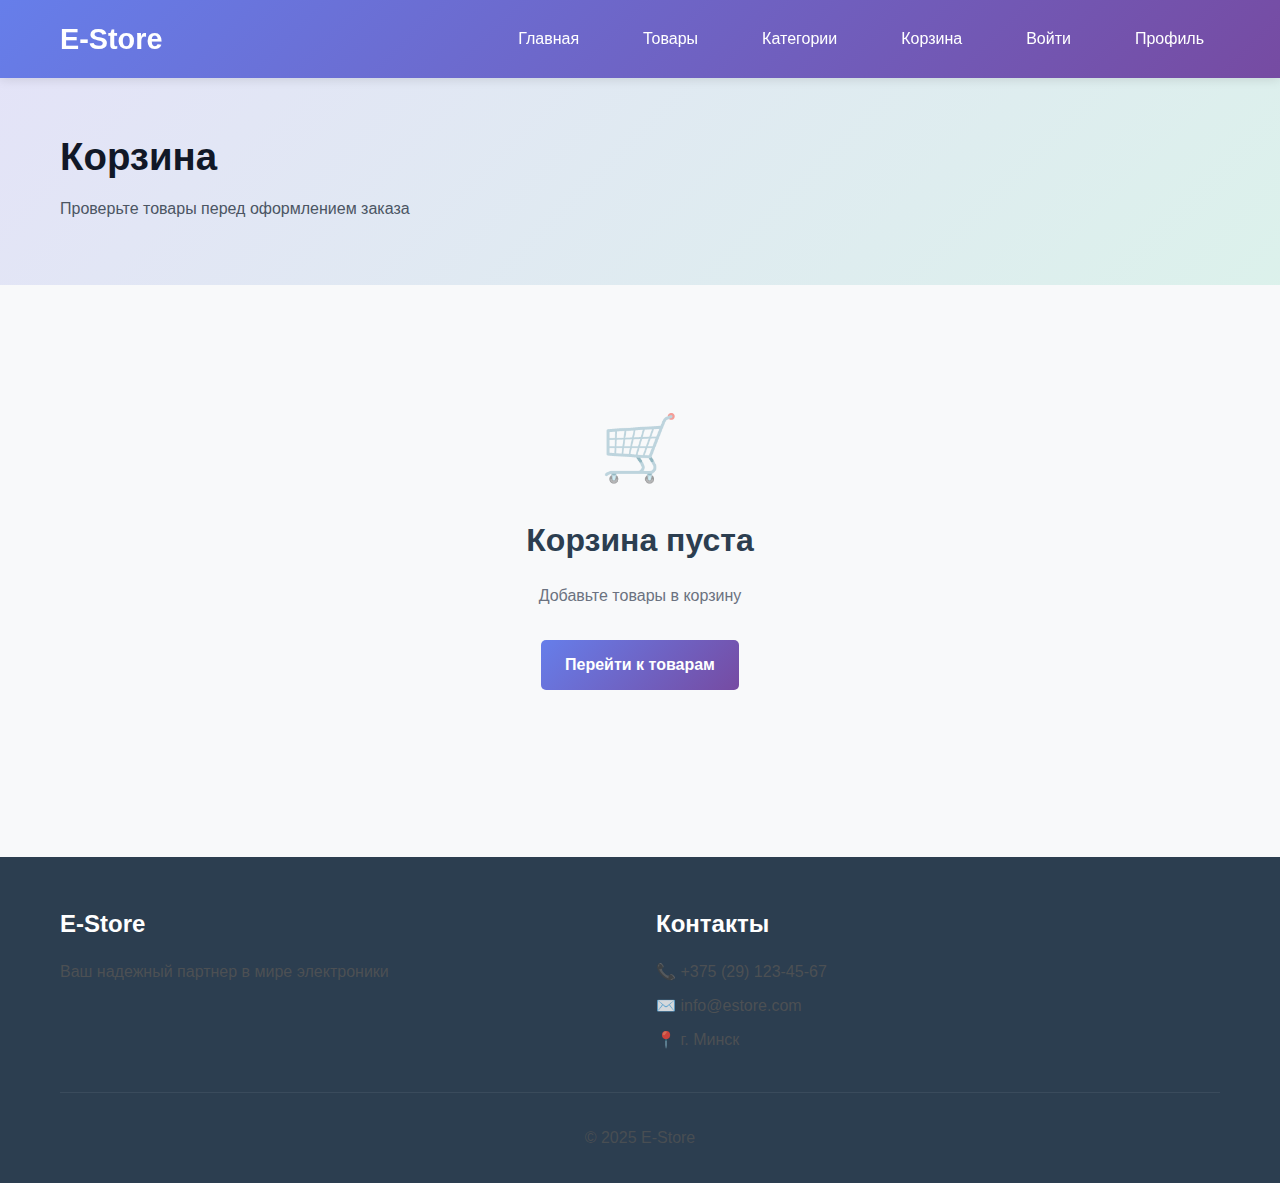
<file: src/main/resources/static/cart.html>
<!DOCTYPE html>
<html lang="ru">
<head>
    <meta charset="UTF-8">
    <meta name="viewport" content="width=device-width, initial-scale=1.0">
    <title>E-Store - Корзина</title>
    <link rel="stylesheet" href="css/style.css">
    <link rel="stylesheet" href="css/components/cart.css">
    <style>
        .cart-hero {
            background: linear-gradient(135deg, rgba(79,70,229,0.12), rgba(16,185,129,0.12));
            padding: 3rem 0;
            margin-bottom: 2rem;
        }
        .cart-hero h1 {
            font-size: 2.4rem;
            color: #111827;
            margin-bottom: 0.5rem;
        }
        .cart-hero p {
            color: #4b5563;
        }
        .cart-section {
            padding: 2rem 0 4rem;
        }
    </style>
</head>
<body>
<!-- Хедер -->
<header class="header">
    <nav class="navbar container">
        <div class="logo">
            E-Store
        </div>
        <button class="menu-toggle" id="menuToggle">☰</button>
        <div class="nav-links" id="navLinks">
            <a href="index.html">Главная</a>
            <a href="products.html">Товары</a>
            <a href="categories.html">Категории</a>
            <a href="cart.html" class="active">
                Корзина
                <span class="cart-count" id="cartCount">0</span>
            </a>
            <a href="login.html" id="loginLink">Войти</a>
            <a href="profile.html" id="profileLink">Профиль</a>
        </div>
    </nav>
</header>

<main>
    <section class="cart-hero">
        <div class="container">
            <h1>Корзина</h1>
            <p>Проверьте товары перед оформлением заказа</p>
        </div>
    </section>

    <section class="cart-section">
        <div class="container">
            <div id="cartContainer" class="cart-container">
                <p>Загрузка корзины...</p>
            </div>
        </div>
    </section>
</main>

<!-- Футер -->
<footer class="footer">
    <div class="container">
        <div class="footer-content">
            <div class="footer-section">
                <h3>E-Store</h3>
                <p>Ваш надежный партнер в мире электроники</p>
            </div>
            <div class="footer-section">
                <h3>Контакты</h3>
                <p>📞 +375 (29) 123-45-67</p>
                <p>✉️ info@estore.com</p>
                <p>📍 г. Минск</p>
            </div>
        </div>
        <div class="footer-bottom">
            <p>&copy; 2025 E-Store</p>
        </div>
    </div>
</footer>

<!-- JavaScript -->
<script src="js/utils/storage.js"></script>
<script src="js/components/cart.js"></script>
<script src="js/components/cart-page.js"></script>
<script src="js/components/auth.service.js"></script>
<script src="js/utils/app.js"></script>
<script>
    document.addEventListener('DOMContentLoaded', () => {
        App.updateAuthUI(!!localStorage.getItem('token'));
        CartPageComponent.init();
    });
</script>
</body>
</html>
</file>
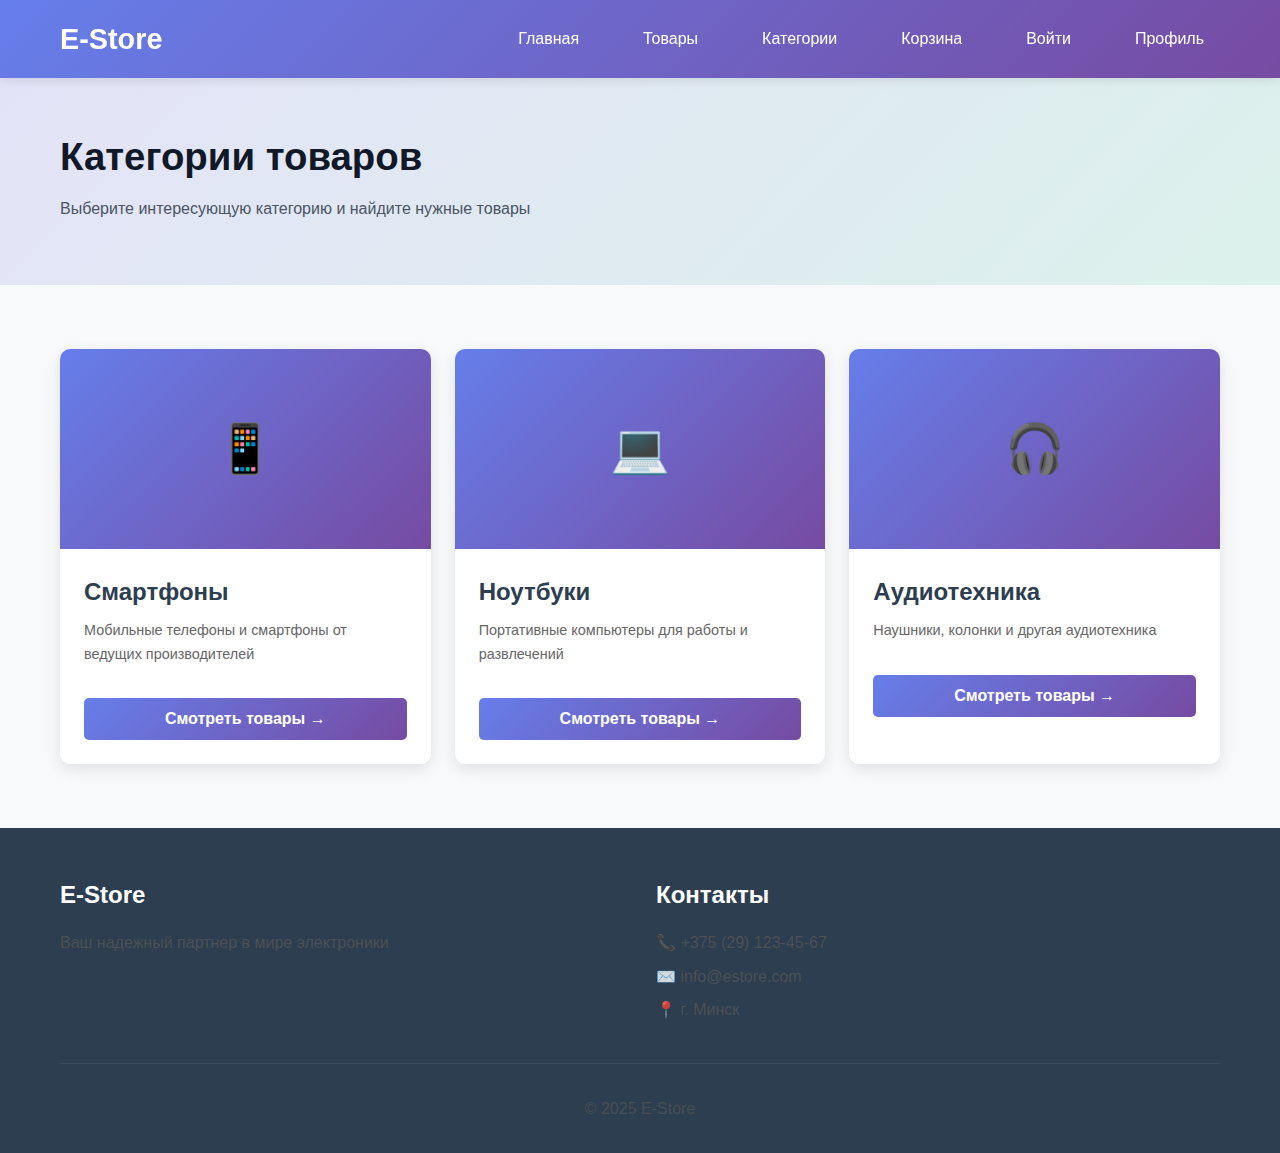
<file: src/main/resources/static/categories.html>
<!DOCTYPE html>
<html lang="ru">
<head>
    <meta charset="UTF-8">
    <meta name="viewport" content="width=device-width, initial-scale=1.0">
    <title>E-Store - Категории товаров</title>
    <link rel="stylesheet" href="css/style.css">
    <link rel="stylesheet" href="css/components/categories.css">
    <style>
        .categories-hero {
            background: linear-gradient(135deg, rgba(79,70,229,0.12), rgba(16,185,129,0.12));
            padding: 3rem 0;
            margin-bottom: 2rem;
        }
        .categories-hero h1 {
            font-size: 2.4rem;
            color: #111827;
            margin-bottom: 0.5rem;
        }
        .categories-hero p {
            color: #4b5563;
        }
        .categories-section {
            padding: 2rem 0 4rem;
        }
        .category-card {
            text-decoration: none;
            color: inherit;
            display: block;
        }
        .category-card:hover {
            text-decoration: none;
        }
        .view-category-btn {
            margin-top: 1rem;
            width: 100%;
        }
    </style>
</head>
<body>
<!-- Хедер -->
<header class="header">
    <nav class="navbar container">
        <div class="logo">
            E-Store
        </div>
        <button class="menu-toggle" id="menuToggle">☰</button>
        <div class="nav-links" id="navLinks">
            <a href="index.html">Главная</a>
            <a href="products.html">Товары</a>
            <a href="categories.html" class="active">Категории</a>
            <a href="cart.html">
                Корзина
                <span class="cart-count" id="cartCount">0</span>
            </a>
            <a href="login.html" id="loginLink">Войти</a>
            <a href="profile.html" id="profileLink">Профиль</a>
        </div>
    </nav>
</header>

<main>
    <section class="categories-hero">
        <div class="container">
            <h1>Категории товаров</h1>
            <p>Выберите интересующую категорию и найдите нужные товары</p>
        </div>
    </section>

    <section class="categories-section">
        <div class="container">
            <div id="categories-container" class="categories-grid">
                <p>Загрузка категорий...</p>
            </div>
        </div>
    </section>
</main>

<!-- Футер -->
<footer class="footer">
    <div class="container">
        <div class="footer-content">
            <div class="footer-section">
                <h3>E-Store</h3>
                <p>Ваш надежный партнер в мире электроники</p>
            </div>
            <div class="footer-section">
                <h3>Контакты</h3>
                <p>📞 +375 (29) 123-45-67</p>
                <p>✉️ info@estore.com</p>
                <p>📍 г. Минск</p>
            </div>
        </div>
        <div class="footer-bottom">
            <p>&copy; 2025 E-Store</p>
        </div>
    </div>
</footer>

<!-- JavaScript -->
<script src="js/utils/storage.js"></script>
<script src="js/components/auth.service.js"></script>
<script src="js/services/cart.service.js"></script>
<script src="js/components/cart.js"></script>
<script src="js/components/categories.js"></script>
<script src="js/utils/app.js"></script>
<script>
    document.addEventListener('DOMContentLoaded', () => {
        App.updateAuthUI(!!localStorage.getItem('token'));
        CategoriesComponent.init();
    });
</script>
</body>
</html>
</file>
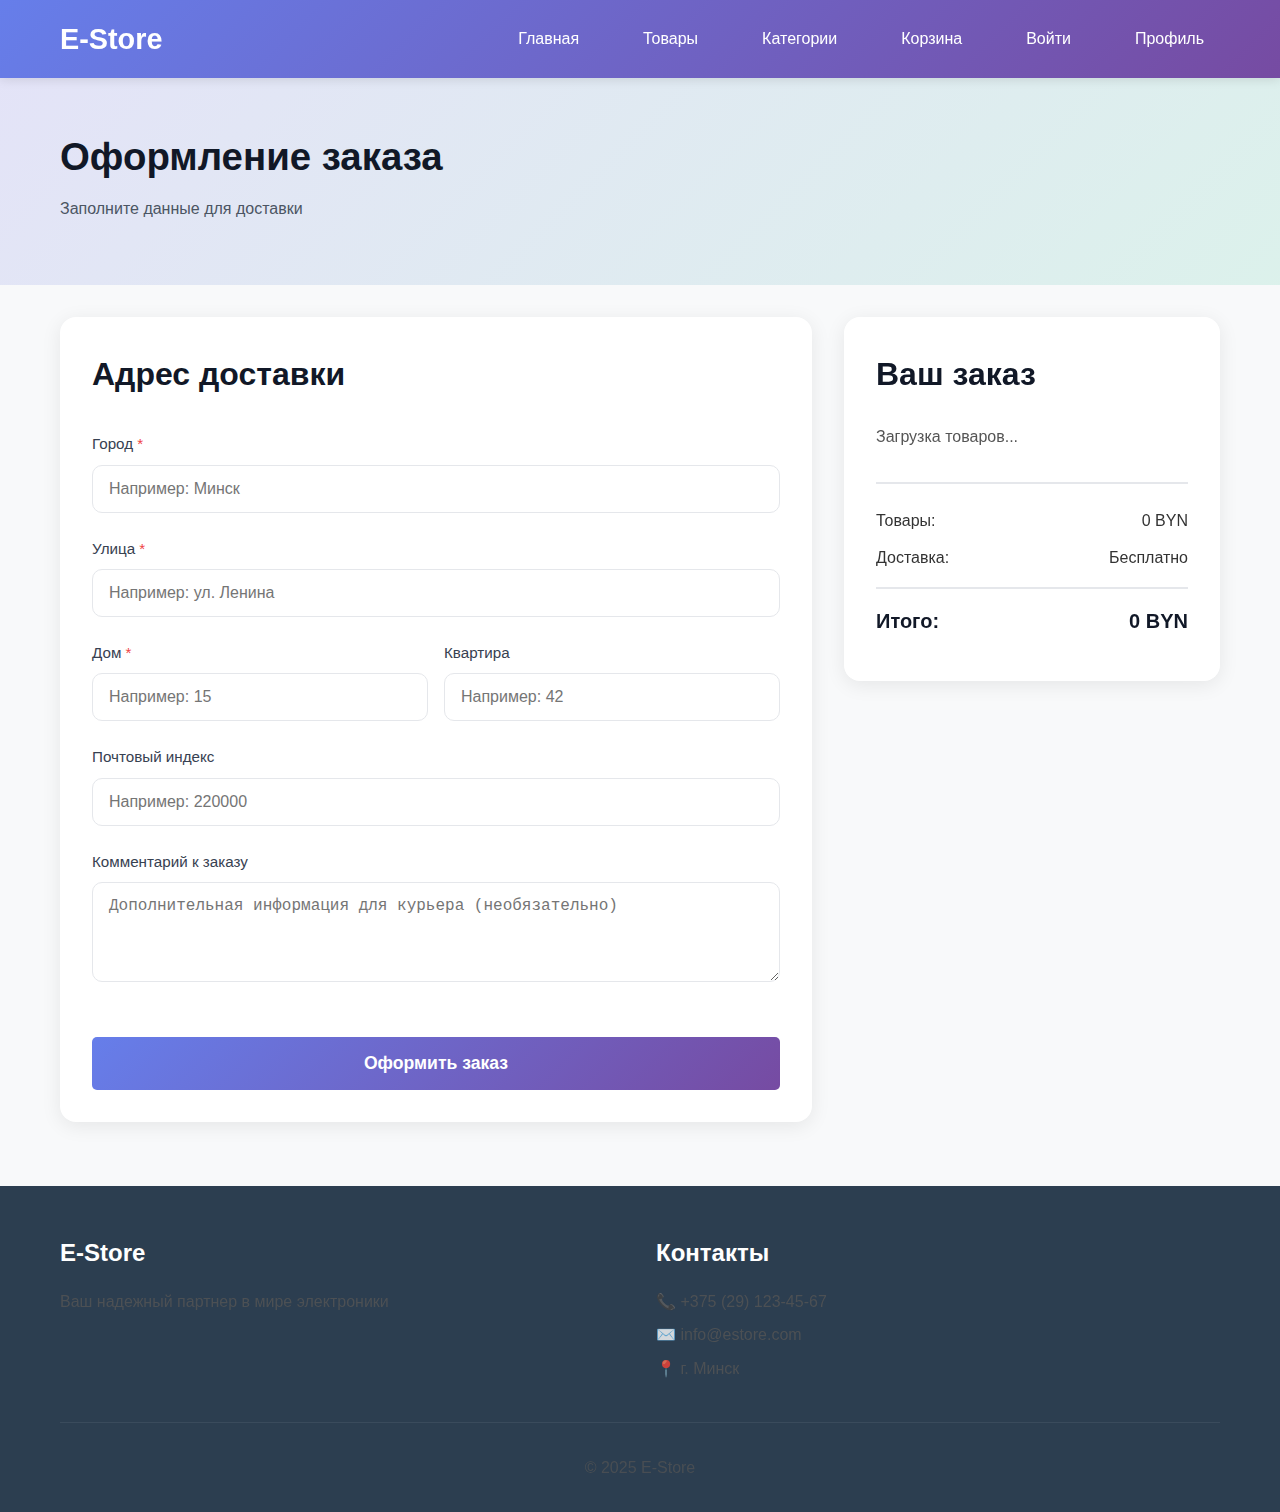
<file: src/main/resources/static/checkout.html>
<!DOCTYPE html>
<html lang="ru">
<head>
    <meta charset="UTF-8">
    <meta name="viewport" content="width=device-width, initial-scale=1.0">
    <title>E-Store - Оформление заказа</title>
    <link rel="stylesheet" href="css/style.css">
    <style>
        .checkout-hero {
            background: linear-gradient(135deg, rgba(79,70,229,0.12), rgba(16,185,129,0.12));
            padding: 3rem 0;
            margin-bottom: 2rem;
        }
        .checkout-hero h1 {
            font-size: 2.4rem;
            color: #111827;
            margin-bottom: 0.5rem;
        }
        .checkout-hero p {
            color: #4b5563;
        }
        .checkout-container {
            display: grid;
            grid-template-columns: 2fr 1fr;
            gap: 2rem;
            margin-bottom: 4rem;
        }
        .checkout-form-section {
            background: white;
            border-radius: 16px;
            padding: 2rem;
            box-shadow: 0 4px 20px rgba(0,0,0,0.08);
        }
        .checkout-summary {
            background: white;
            border-radius: 16px;
            padding: 2rem;
            box-shadow: 0 4px 20px rgba(0,0,0,0.08);
            position: sticky;
            top: 2rem;
            height: fit-content;
        }
        .form-group {
            margin-bottom: 1.5rem;
        }
        .form-group label {
            display: block;
            margin-bottom: 0.5rem;
            color: #374151;
            font-weight: 500;
            font-size: 0.95rem;
        }
        .form-group input,
        .form-group textarea {
            width: 100%;
            padding: 0.875rem 1rem;
            border: 1px solid #e5e7eb;
            border-radius: 10px;
            font-size: 1rem;
            transition: all 0.2s;
        }
        .form-group input:focus,
        .form-group textarea:focus {
            outline: none;
            border-color: #6366f1;
            box-shadow: 0 0 0 3px rgba(99, 102, 241, 0.1);
        }
        .form-group textarea {
            resize: vertical;
            min-height: 100px;
        }
        .form-group .required {
            color: #ef4444;
        }
        .order-items {
            margin-bottom: 2rem;
        }
        .order-item {
            display: flex;
            justify-content: space-between;
            align-items: center;
            padding: 1rem 0;
            border-bottom: 1px solid #e5e7eb;
        }
        .order-item:last-child {
            border-bottom: none;
        }
        .order-item-info {
            flex: 1;
        }
        .order-item-name {
            font-weight: 500;
            color: #111827;
            margin-bottom: 0.25rem;
        }
        .order-item-details {
            font-size: 0.875rem;
            color: #6b7280;
        }
        .order-item-price {
            font-weight: 600;
            color: #111827;
        }
        .order-total {
            padding-top: 1.5rem;
            border-top: 2px solid #e5e7eb;
            margin-top: 1rem;
        }
        .order-total-row {
            display: flex;
            justify-content: space-between;
            margin-bottom: 0.75rem;
            font-size: 1rem;
        }
        .order-total-row.final {
            font-size: 1.25rem;
            font-weight: 700;
            color: #111827;
            margin-top: 1rem;
            padding-top: 1rem;
            border-top: 2px solid #e5e7eb;
        }
        .submit-btn {
            width: 100%;
            padding: 1rem;
            font-size: 1.1rem;
            font-weight: 600;
            margin-top: 1.5rem;
        }
        .empty-cart {
            text-align: center;
            padding: 4rem 2rem;
        }
        .empty-cart-icon {
            font-size: 4rem;
            margin-bottom: 1rem;
        }
        .error-message {
            color: #ef4444;
            font-size: 0.875rem;
            margin-top: 0.5rem;
        }
        @media (max-width: 768px) {
            .checkout-container {
                grid-template-columns: 1fr;
            }
            .checkout-summary {
                position: static;
            }
        }
    </style>
</head>
<body>
<!-- Хедер -->
<header class="header">
    <nav class="navbar container">
        <div class="logo">
            E-Store
        </div>
        <button class="menu-toggle" id="menuToggle">☰</button>
        <div class="nav-links" id="navLinks">
            <a href="index.html">Главная</a>
            <a href="products.html">Товары</a>
            <a href="categories.html">Категории</a>
            <a href="cart.html">
                Корзина
                <span class="cart-count" id="cartCount">0</span>
            </a>
            <a href="login.html" id="loginLink">Войти</a>
            <a href="profile.html" id="profileLink">Профиль</a>
        </div>
    </nav>
</header>

<main>
    <section class="checkout-hero">
        <div class="container">
            <h1>Оформление заказа</h1>
            <p>Заполните данные для доставки</p>
        </div>
    </section>

    <div class="container">
        <div class="checkout-container">
            <!-- Форма оформления заказа -->
            <div class="checkout-form-section">
                <h2 style="margin-bottom: 2rem; color: #111827;">Адрес доставки</h2>
                
                <form id="checkoutForm">
                    <div class="form-group">
                        <label for="city">
                            Город <span class="required">*</span>
                        </label>
                        <input type="text" id="city" name="city" required 
                               placeholder="Например: Минск">
                        <div class="error-message" id="cityError"></div>
                    </div>

                    <div class="form-group">
                        <label for="street">
                            Улица <span class="required">*</span>
                        </label>
                        <input type="text" id="street" name="street" required 
                               placeholder="Например: ул. Ленина">
                        <div class="error-message" id="streetError"></div>
                    </div>

                    <div style="display: grid; grid-template-columns: 1fr 1fr; gap: 1rem;">
                        <div class="form-group">
                            <label for="house">
                                Дом <span class="required">*</span>
                            </label>
                            <input type="text" id="house" name="house" required 
                                   placeholder="Например: 15">
                            <div class="error-message" id="houseError"></div>
                        </div>

                        <div class="form-group">
                            <label for="apartment">
                                Квартира
                            </label>
                            <input type="text" id="apartment" name="apartment" 
                                   placeholder="Например: 42">
                        </div>
                    </div>

                    <div class="form-group">
                        <label for="postalCode">
                            Почтовый индекс
                        </label>
                        <input type="text" id="postalCode" name="postalCode" 
                               placeholder="Например: 220000">
                    </div>

                    <div class="form-group">
                        <label for="notes">
                            Комментарий к заказу
                        </label>
                        <textarea id="notes" name="notes" 
                                  placeholder="Дополнительная информация для курьера (необязательно)"></textarea>
                    </div>

                    <button type="submit" class="btn btn-primary submit-btn" id="submitOrderBtn">
                        Оформить заказ
                    </button>
                </form>
            </div>

            <!-- Сводка заказа -->
            <div class="checkout-summary">
                <h2 style="margin-bottom: 1.5rem; color: #111827;">Ваш заказ</h2>
                
                <div id="orderItems" class="order-items">
                    <p>Загрузка товаров...</p>
                </div>

                <div class="order-total">
                    <div class="order-total-row">
                        <span>Товары:</span>
                        <span id="itemsTotal">0 BYN</span>
                    </div>
                    <div class="order-total-row">
                        <span>Доставка:</span>
                        <span>Бесплатно</span>
                    </div>
                    <div class="order-total-row final">
                        <span>Итого:</span>
                        <span id="totalAmount">0 BYN</span>
                    </div>
                </div>
            </div>
        </div>
    </div>
</main>

<!-- Футер -->
<footer class="footer">
    <div class="container">
        <div class="footer-content">
            <div class="footer-section">
                <h3>E-Store</h3>
                <p>Ваш надежный партнер в мире электроники</p>
            </div>
            <div class="footer-section">
                <h3>Контакты</h3>
                <p>📞 +375 (29) 123-45-67</p>
                <p>✉️ info@estore.com</p>
                <p>📍 г. Минск</p>
            </div>
        </div>
        <div class="footer-bottom">
            <p>&copy; 2025 E-Store</p>
        </div>
    </div>
</footer>

<!-- JavaScript -->
<script src="js/utils/storage.js"></script>
<script src="js/components/auth.service.js"></script>
<script src="js/services/cart.service.js"></script>
<script src="js/components/cart.js"></script>
<script src="js/components/checkout.js"></script>
<script src="js/utils/app.js"></script>
<script>
    document.addEventListener('DOMContentLoaded', () => {
        App.updateAuthUI(!!localStorage.getItem('token'));
        CheckoutComponent.init();
    });
</script>
</body>
</html>
</file>
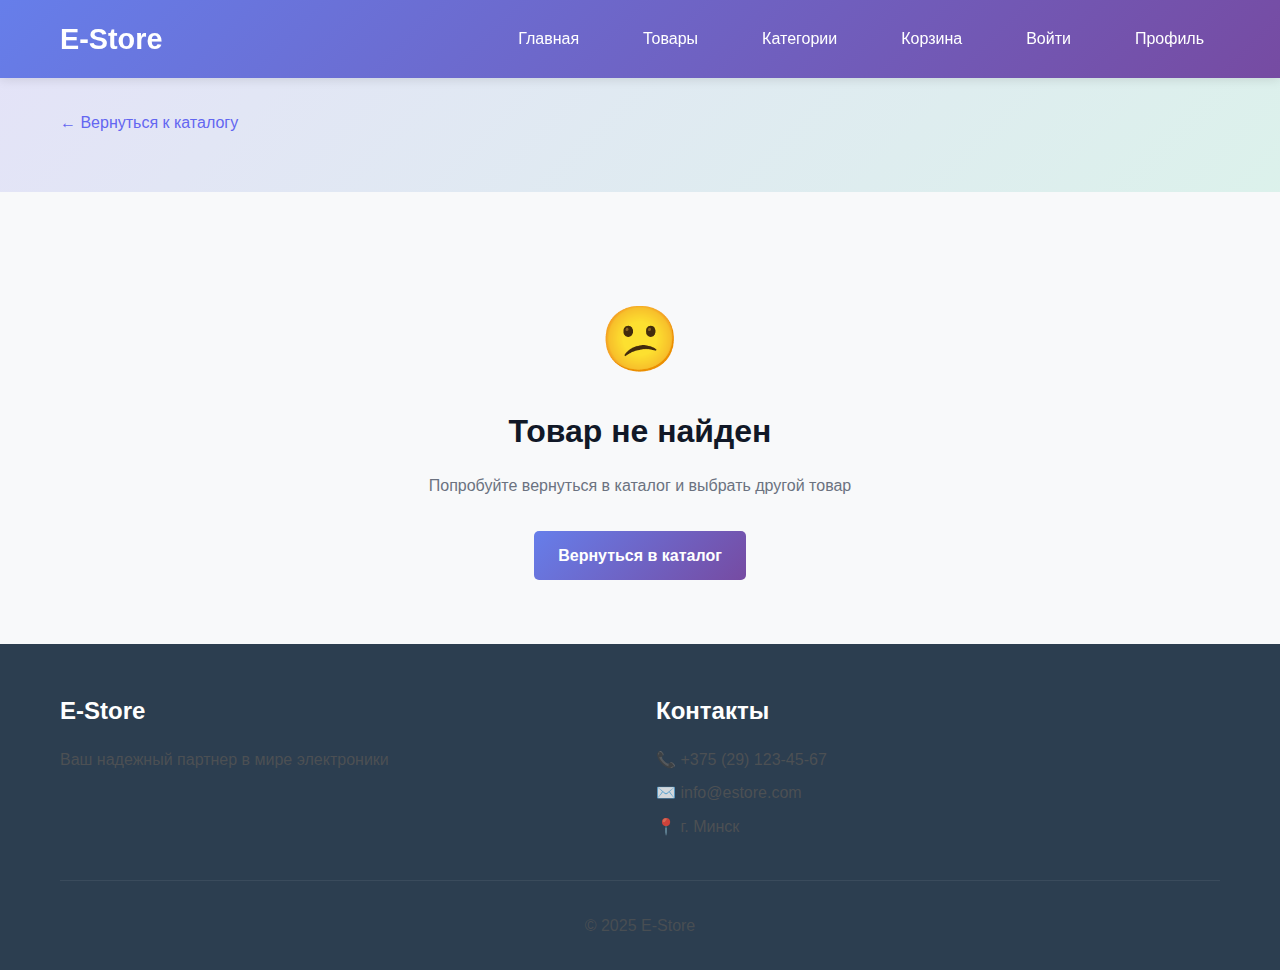
<file: src/main/resources/static/product.html>
<!DOCTYPE html>
<html lang="ru">
<head>
    <meta charset="UTF-8">
    <meta name="viewport" content="width=device-width, initial-scale=1.0">
    <title>E-Store - Товар</title>
    <link rel="stylesheet" href="css/style.css">
    <style>
        .product-detail-hero {
            background: linear-gradient(135deg, rgba(79,70,229,0.12), rgba(16,185,129,0.12));
            padding: 2rem 0;
            margin-bottom: 2rem;
        }
        .product-detail-container {
            display: grid;
            grid-template-columns: 1fr 1fr;
            gap: 3rem;
            margin-bottom: 4rem;
        }
        .product-image-section {
            background: white;
            border-radius: 16px;
            padding: 2rem;
            box-shadow: 0 4px 20px rgba(0,0,0,0.08);
            display: flex;
            align-items: center;
            justify-content: center;
            min-height: 400px;
        }
        .product-image-large {
            font-size: 8rem;
            opacity: 0.9;
        }
        .product-info-section {
            background: white;
            border-radius: 16px;
            padding: 2.5rem;
            box-shadow: 0 4px 20px rgba(0,0,0,0.08);
        }
        .product-title {
            font-size: 2rem;
            color: #111827;
            margin-bottom: 1rem;
            font-weight: 700;
        }
        .product-category-badge {
            display: inline-block;
            padding: 0.5rem 1rem;
            background: #f3f4f6;
            border-radius: 8px;
            color: #6b7280;
            font-size: 0.9rem;
            margin-bottom: 1.5rem;
        }
        .product-price-large {
            font-size: 2.5rem;
            color: #27ae60;
            font-weight: 700;
            margin-bottom: 1rem;
        }
        .product-details {
            margin: 2rem 0;
            padding: 1.5rem 0;
            border-top: 1px solid #e5e7eb;
            border-bottom: 1px solid #e5e7eb;
        }
        .detail-row {
            display: flex;
            justify-content: space-between;
            padding: 0.75rem 0;
            border-bottom: 1px solid #f3f4f6;
        }
        .detail-row:last-child {
            border-bottom: none;
        }
        .detail-label {
            color: #6b7280;
            font-weight: 500;
        }
        .detail-value {
            color: #111827;
            font-weight: 600;
        }
        .product-description {
            margin: 2rem 0;
            color: #4b5563;
            line-height: 1.8;
        }
        .product-actions {
            display: flex;
            gap: 1rem;
            margin-top: 2rem;
        }
        .quantity-selector {
            display: flex;
            align-items: center;
            gap: 1rem;
            margin: 1.5rem 0;
        }
        .quantity-controls {
            display: flex;
            align-items: center;
            border: 1px solid #e5e7eb;
            border-radius: 8px;
            overflow: hidden;
        }
        .quantity-btn {
            width: 40px;
            height: 40px;
            border: none;
            background: #f9fafb;
            cursor: pointer;
            font-size: 1.2rem;
            transition: background 0.2s;
        }
        .quantity-btn:hover {
            background: #e5e7eb;
        }
        .quantity-input {
            width: 60px;
            height: 40px;
            border: none;
            text-align: center;
            font-size: 1rem;
            font-weight: 600;
        }
        .stock-status {
            padding: 0.75rem 1rem;
            border-radius: 8px;
            margin-bottom: 1rem;
            font-weight: 500;
        }
        .stock-status.in-stock {
            background: #d1fae5;
            color: #065f46;
        }
        .stock-status.out-of-stock {
            background: #fee2e2;
            color: #991b1b;
        }
        .back-link {
            display: inline-flex;
            align-items: center;
            gap: 0.5rem;
            color: #6366f1;
            text-decoration: none;
            margin-bottom: 1.5rem;
            font-weight: 500;
        }
        .back-link:hover {
            text-decoration: underline;
        }
        @media (max-width: 968px) {
            .product-detail-container {
                grid-template-columns: 1fr;
            }
        }
        
        /* Стили для редактирования */
        #editMode input,
        #editMode select,
        #editDetails input,
        #editDetails select,
        #editDescription textarea {
            font-family: inherit;
            font-size: inherit;
            color: inherit;
        }
        
        #editMode input:focus,
        #editMode select:focus,
        #editDetails input:focus,
        #editDetails select:focus,
        #editDescription textarea:focus {
            outline: none;
            border-color: #667eea !important;
            box-shadow: 0 0 0 3px rgba(102, 126, 234, 0.1);
        }
        
        .btn-success {
            background: #10b981;
            border-color: #10b981;
            color: white;
        }
        
        .btn-success:hover {
            background: #059669;
            border-color: #059669;
        }
        
        .btn-secondary {
            background: #6b7280;
            border-color: #6b7280;
            color: white;
        }
        
        .btn-secondary:hover {
            background: #4b5563;
            border-color: #4b5563;
        }
    </style>
</head>
<body>
<!-- Хедер -->
<header class="header">
    <nav class="navbar container">
        <div class="logo">
            E-Store
        </div>
        <button class="menu-toggle" id="menuToggle">☰</button>
        <div class="nav-links" id="navLinks">
            <a href="index.html">Главная</a>
            <a href="products.html">Товары</a>
            <a href="categories.html">Категории</a>
            <a href="cart.html">
                Корзина
                <span class="cart-count" id="cartCount">0</span>
            </a>
            <a href="login.html" id="loginLink">Войти</a>
            <a href="profile.html" id="profileLink">Профиль</a>
        </div>
    </nav>
</header>

<main>
    <section class="product-detail-hero">
        <div class="container">
            <a href="products.html" class="back-link">
                ← Вернуться к каталогу
            </a>
        </div>
    </section>

    <div class="container">
        <div id="productContainer">
            <div class="product-detail-container">
                <div class="product-image-section">
                    <div class="product-image-large" id="productIcon">📱</div>
                </div>
                <div class="product-info-section">
                    <!-- Режим просмотра для обычных пользователей -->
                    <div id="viewMode">
                        <h1 class="product-title" id="productName">Загрузка...</h1>
                        <div class="product-category-badge" id="productCategory">Категория</div>
                        <div class="product-price-large" id="productPrice">0 BYN</div>
                    </div>
                    
                    <!-- Режим редактирования для админа -->
                    <div id="editMode" style="display: none;">
                        <input type="text" id="editProductName" class="product-title" style="border: 2px solid #667eea; padding: 0.5rem; border-radius: 8px; width: 100%; font-size: 2rem;">
                        <input type="number" id="editProductPrice" class="product-price-large" style="border: 2px solid #667eea; padding: 0.5rem; border-radius: 8px; width: 100%; font-size: 2.5rem; margin-top: 1rem;" step="0.01" min="0">
                    </div>
                    
                    <div class="stock-status" id="stockStatus">
                        Проверка наличия...
                    </div>

                    <div class="quantity-selector">
                        <label style="font-weight: 500; color: #374151;">Количество:</label>
                        <div class="quantity-controls">
                            <button class="quantity-btn" id="decreaseQty">-</button>
                            <input type="number" class="quantity-input" id="quantityInput" value="1" min="1" max="10">
                            <button class="quantity-btn" id="increaseQty">+</button>
                        </div>
                    </div>

                    <!-- Действия для обычных пользователей -->
                    <div id="userActions" class="product-actions">
                        <button class="btn btn-primary" id="addToCartBtn" style="flex: 1; padding: 1rem; font-size: 1.1rem;">
                            В корзину
                        </button>
                    </div>
                    
                    <!-- Действия для админа -->
                    <div id="adminActions" style="display: none; margin-top: 2rem;">
                        <div style="display: flex; gap: 1rem; margin-bottom: 1rem;">
                            <button class="btn btn-primary" id="editProductBtn" style="flex: 1; padding: 1rem; font-size: 1.1rem;">
                                ✏️ Редактировать
                            </button>
                            <button class="btn btn-success" id="saveProductBtn" style="flex: 1; padding: 1rem; font-size: 1.1rem; display: none;">
                                💾 Сохранить
                            </button>
                            <button class="btn btn-secondary" id="cancelEditBtn" style="flex: 1; padding: 1rem; font-size: 1.1rem; display: none;">
                                ❌ Отмена
                            </button>
                        </div>
                        <button class="btn btn-primary" id="createNewProductBtn" style="width: 100%; padding: 1rem; font-size: 1.1rem; background: #10b981; border-color: #10b981;">
                            ➕ Создать новый товар
                        </button>
                    </div>

                    <div class="product-details">
                        <!-- Режим просмотра -->
                        <div id="viewDetails">
                            <div class="detail-row">
                                <span class="detail-label">Модель:</span>
                                <span class="detail-value" id="productModel">—</span>
                            </div>
                            <div class="detail-row">
                                <span class="detail-label">Категория:</span>
                                <span class="detail-value" id="productCategoryDetail">—</span>
                            </div>
                            <div class="detail-row">
                                <span class="detail-label">Наличие:</span>
                                <span class="detail-value" id="productStock">—</span>
                            </div>
                        </div>
                        
                        <!-- Режим редактирования -->
                        <div id="editDetails" style="display: none;">
                            <div class="detail-row">
                                <span class="detail-label">Модель:</span>
                                <input type="text" id="editProductModel" class="detail-value" style="border: 2px solid #667eea; padding: 0.5rem; border-radius: 6px;">
                            </div>
                            <div class="detail-row">
                                <span class="detail-label">Категория:</span>
                                <select id="editProductCategoryDetail" class="detail-value" style="border: 2px solid #667eea; padding: 0.5rem; border-radius: 6px;">
                                    <option value="">Выберите категорию</option>
                                </select>
                            </div>
                            <div class="detail-row">
                                <span class="detail-label">Наличие:</span>
                                <input type="number" id="editProductStock" class="detail-value" style="border: 2px solid #667eea; padding: 0.5rem; border-radius: 6px;" min="0">
                            </div>
                        </div>
                    </div>

                    <!-- Описание - режим просмотра -->
                    <div id="viewDescription" class="product-description">
                        <div id="productDescription">Описание товара загружается...</div>
                    </div>
                    
                    <!-- Описание - режим редактирования -->
                    <div id="editDescription" style="display: none; margin: 2rem 0;">
                        <label style="display: block; font-weight: 500; margin-bottom: 0.5rem; color: #374151;">Описание:</label>
                        <textarea id="editProductDescription" style="width: 100%; min-height: 150px; border: 2px solid #667eea; padding: 1rem; border-radius: 8px; font-size: 1rem; font-family: inherit;"></textarea>
                    </div>
                </div>
            </div>
        </div>
    </div>
</main>

<!-- Футер -->
<footer class="footer">
    <div class="container">
        <div class="footer-content">
            <div class="footer-section">
                <h3>E-Store</h3>
                <p>Ваш надежный партнер в мире электроники</p>
            </div>
            <div class="footer-section">
                <h3>Контакты</h3>
                <p>📞 +375 (29) 123-45-67</p>
                <p>✉️ info@estore.com</p>
                <p>📍 г. Минск</p>
            </div>
        </div>
        <div class="footer-bottom">
            <p>&copy; 2025 E-Store</p>
        </div>
    </div>
</footer>

<!-- JavaScript -->
<script src="js/utils/storage.js"></script>
<script src="js/components/auth.service.js"></script>
<script src="js/services/cart.service.js"></script>
<script src="js/components/cart.js"></script>
<script src="js/components/product-detail.js"></script>
<script src="js/utils/app.js"></script>
<script>
    document.addEventListener('DOMContentLoaded', () => {
        App.updateAuthUI(!!localStorage.getItem('token'));
        ProductDetailComponent.init();
    });
</script>
</body>
</html>
</file>
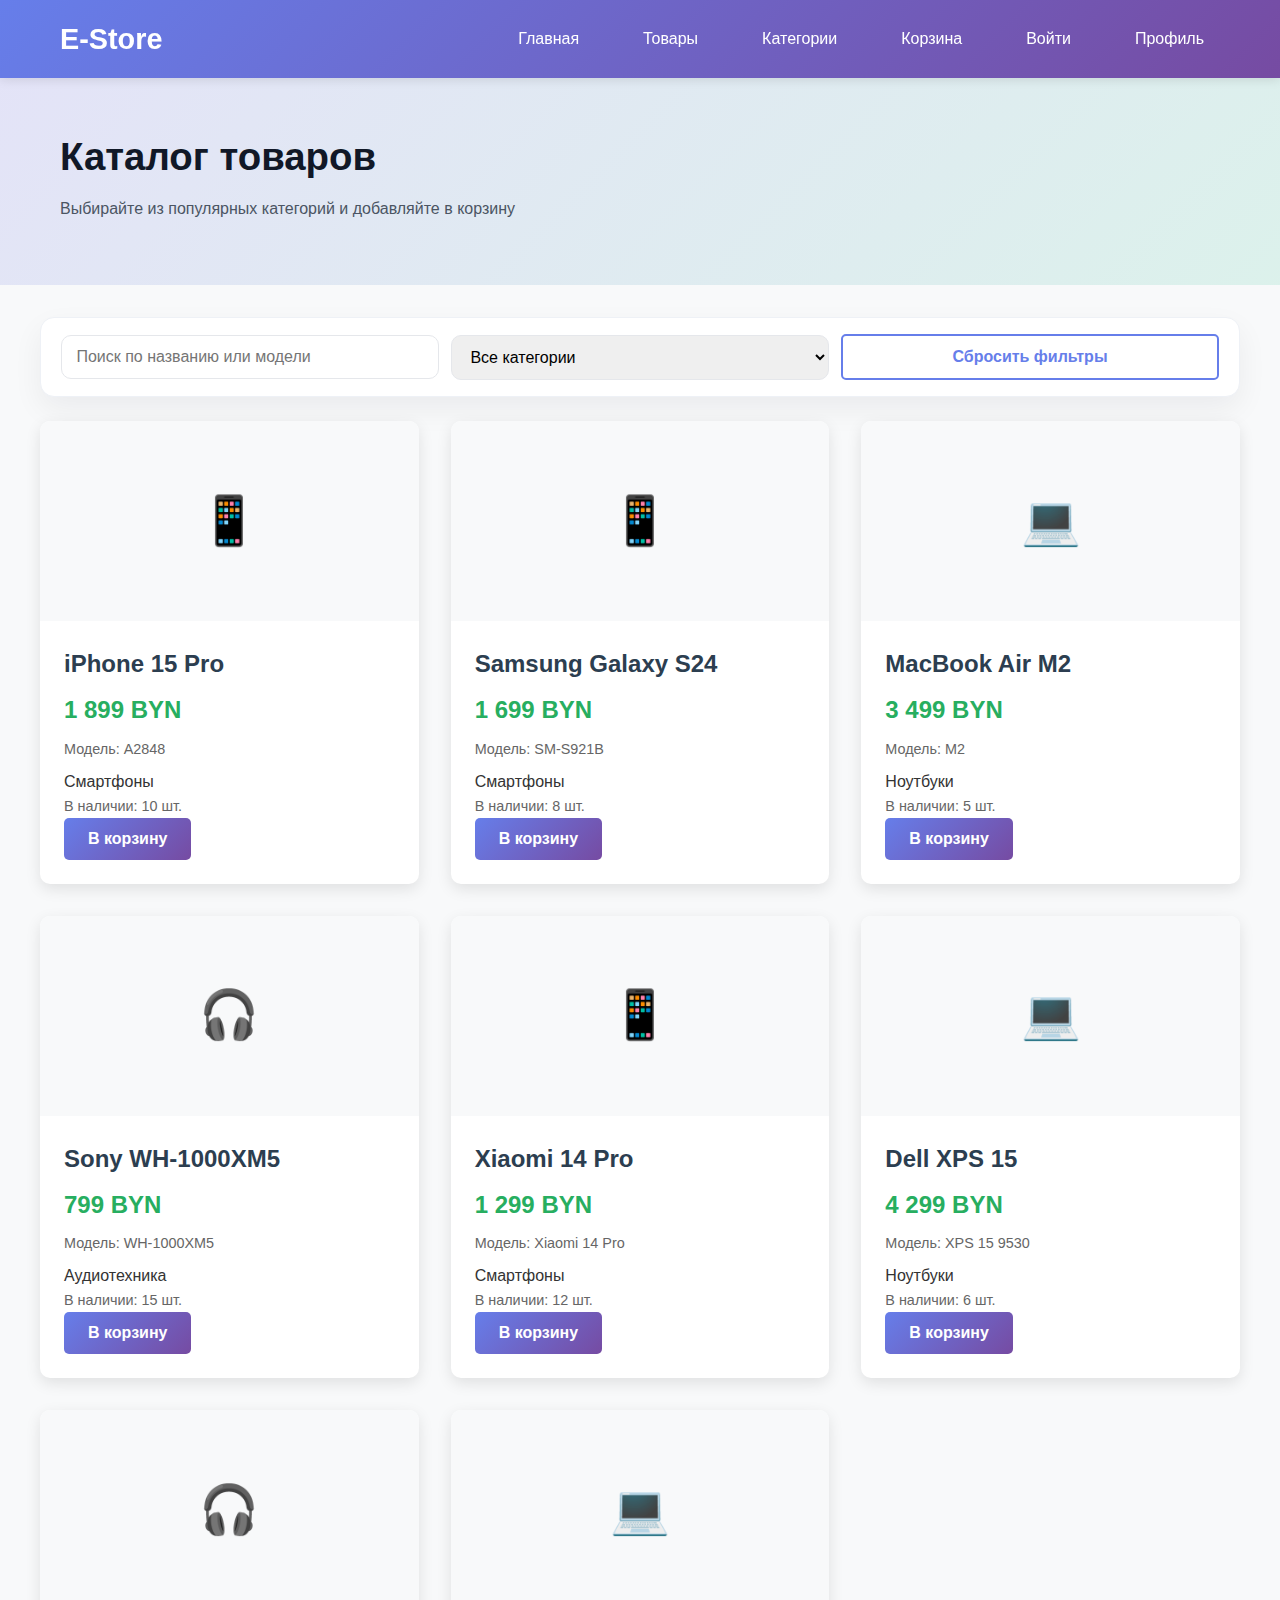
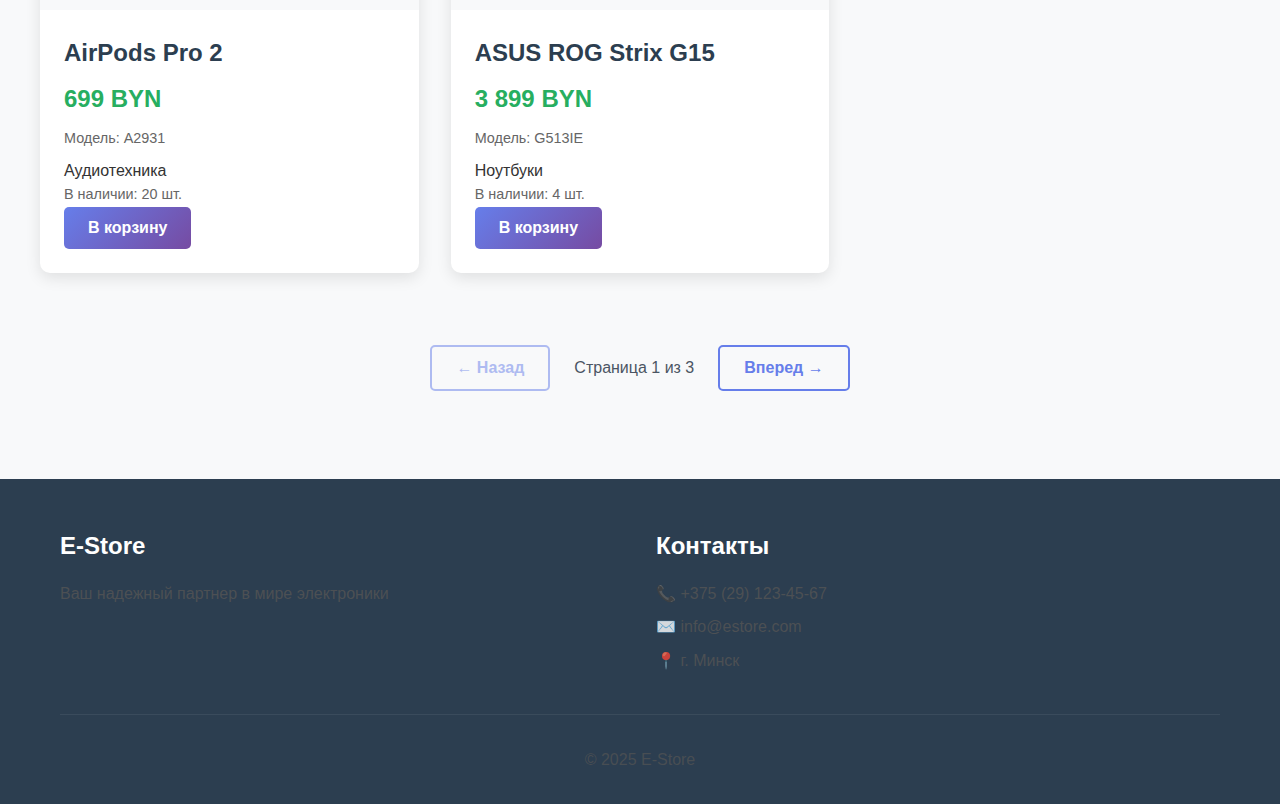
<file: src/main/resources/static/products.html>
<!DOCTYPE html>
<html lang="ru">
<head>
    <meta charset="UTF-8">
    <meta name="viewport" content="width=device-width, initial-scale=1.0">
    <title>E-Store - Каталог товаров</title>
    <link rel="stylesheet" href="css/style.css">
    <style>
        .catalog-hero {
            background: linear-gradient(135deg, rgba(79,70,229,0.12), rgba(16,185,129,0.12));
            padding: 3rem 0;
            margin-bottom: 2rem;
        }
        .catalog-hero h1 {
            font-size: 2.4rem;
            color: #111827;
            margin-bottom: 0.5rem;
        }
        .catalog-hero p {
            color: #4b5563;
        }
        .filters-bar {
            background: #fff;
            border: 1px solid #eef1f6;
            border-radius: 14px;
            padding: 1rem 1.25rem;
            display: grid;
            gap: 0.75rem;
            grid-template-columns: repeat(auto-fit, minmax(240px, 1fr));
            align-items: center;
            box-shadow: 0 12px 30px rgba(15, 23, 42, 0.06);
            margin-bottom: 1.5rem;
        }
        .filters-bar input,
        .filters-bar select {
            width: 100%;
            padding: 0.75rem 0.9rem;
            border-radius: 10px;
            border: 1px solid #e5e7eb;
            font-size: 1rem;
        }
        .filters-bar input:focus,
        .filters-bar select:focus {
            outline: 2px solid #6366f1;
            border-color: #6366f1;
        }
        .catalog-wrapper {
            padding: 0 0 4rem;
        }
        .pagination {
            display: flex;
            justify-content: center;
            align-items: center;
            gap: 1.5rem;
            margin-top: 3rem;
            padding: 1.5rem 0;
        }
        .pagination-btn {
            min-width: 120px;
            padding: 0.75rem 1.5rem;
        }
        .pagination-btn:disabled {
            opacity: 0.5;
            cursor: not-allowed;
        }
        .pagination-info {
            font-size: 1rem;
            color: #4b5563;
            font-weight: 500;
        }
        #addProductBtn {
            transition: all 0.3s ease;
        }
        #addProductBtn:hover {
            background: #059669 !important;
            border-color: #059669 !important;
            transform: translateY(-2px);
            box-shadow: 0 4px 12px rgba(16, 185, 129, 0.3);
        }
    </style>
</head>
<body>
<!-- Хедер -->
<header class="header">
    <nav class="navbar container">
        <div class="logo">
            E-Store
        </div>
        <button class="menu-toggle" id="menuToggle">☰</button>
        <div class="nav-links" id="navLinks">
            <a href="index.html">Главная</a>
            <a href="products.html" class="active">Товары</a>
            <a href="categories.html">Категории</a>
            <a href="cart.html">
                Корзина
                <span class="cart-count" id="cartCount">0</span>
            </a>
            <a href="login.html" id="loginLink">Войти</a>
            <a href="profile.html" id="profileLink">Профиль</a>
        </div>
    </nav>
</header>

<main>
    <section class="catalog-hero">
        <div class="container" style="display: flex; justify-content: space-between; align-items: center; flex-wrap: wrap; gap: 1rem;">
            <div>
                <h1>Каталог товаров</h1>
                <p>Выбирайте из популярных категорий и добавляйте в корзину</p>
            </div>
            <button class="btn btn-primary" id="addProductBtn" style="display: none; padding: 0.75rem 1.5rem; font-size: 1rem; background: #10b981; border-color: #10b981; white-space: nowrap;">
                ➕ Добавить товар
            </button>
        </div>
    </section>

    <div class="container catalog-wrapper">
        <div class="filters-bar">
            <input type="text" id="searchProducts" placeholder="Поиск по названию или модели">
            <select id="categoryFilter">
                <option value="">Все категории</option>
                <option value="Смартфоны">Смартфоны</option>
                <option value="Ноутбуки">Ноутбуки</option>
                <option value="Аудиотехника">Аудиотехника</option>
            </select>
            <button class="btn btn-outline" id="resetFilters">Сбросить фильтры</button>
        </div>

        <div id="products-container" class="products-grid">
            <p>Загрузка товаров...</p>
        </div>
        
        <div id="pagination-container"></div>
    </div>
</main>

<!-- Футер -->
<footer class="footer">
    <div class="container">
        <div class="footer-content">
            <div class="footer-section">
                <h3>E-Store</h3>
                <p>Ваш надежный партнер в мире электроники</p>
            </div>
            <div class="footer-section">
                <h3>Контакты</h3>
                <p>📞 +375 (29) 123-45-67</p>
                <p>✉️ info@estore.com</p>
                <p>📍 г. Минск</p>
            </div>
        </div>
        <div class="footer-bottom">
            <p>&copy; 2025 E-Store</p>
        </div>
    </div>
</footer>

<!-- JavaScript -->
<script src="js/utils/storage.js"></script>
<script src="js/components/auth.service.js"></script>
<script src="js/services/cart.service.js"></script>
<script src="js/components/cart.js"></script>
<script src="js/components/products.js"></script>
<script src="js/utils/app.js"></script>
<script>
    document.addEventListener('DOMContentLoaded', () => {
        App.updateAuthUI(!!localStorage.getItem('token'));
        
        // Проверяем, нужно ли обновить товары (например, после создания нового)
        const shouldRefresh = sessionStorage.getItem('refreshProducts');
        if (shouldRefresh) {
            sessionStorage.removeItem('refreshProducts');
            // Очищаем кэш перед загрузкой
            if (ProductsComponent.productsCache) {
                ProductsComponent.productsCache = [];
            }
        }
        
        ProductsComponent.init();

        // Проверяем, является ли пользователь админом, и показываем кнопку добавления товара
        try {
            const user = JSON.parse(localStorage.getItem('user') || '{}');
            const addProductBtn = document.getElementById('addProductBtn');
            if (addProductBtn && user.role === 'ROLE_ADMIN') {
                addProductBtn.style.display = 'block';
                addProductBtn.addEventListener('click', () => {
                    window.location.href = 'product.html';
                });
            }
        } catch (e) {
            console.error('Error checking admin role:', e);
        }

        const searchInput = document.getElementById('searchProducts');
        const categoryFilter = document.getElementById('categoryFilter');
        const resetBtn = document.getElementById('resetFilters');

        if (searchInput) {
            searchInput.addEventListener('input', (e) => {
                ProductsComponent.searchProducts(e.target.value);
            });
        }

        if (categoryFilter) {
            categoryFilter.addEventListener('change', () => {
                ProductsComponent.filterByCategory(categoryFilter.value);
            });
        }

        if (resetBtn) {
            resetBtn.addEventListener('click', () => {
                if (searchInput) searchInput.value = '';
                if (categoryFilter) categoryFilter.value = '';
                ProductsComponent.resetFilters();
            });
        }

        // Инициализируем корзину
        if (typeof SimpleCart !== 'undefined' && !window.cart) {
            window.cart = new SimpleCart();
        }
        
        // Обновляем счетчик корзины
        if (typeof App !== 'undefined' && App.updateCartCount) {
            App.updateCartCount();
        }
    });
</script>
</body>
</html>
</file>
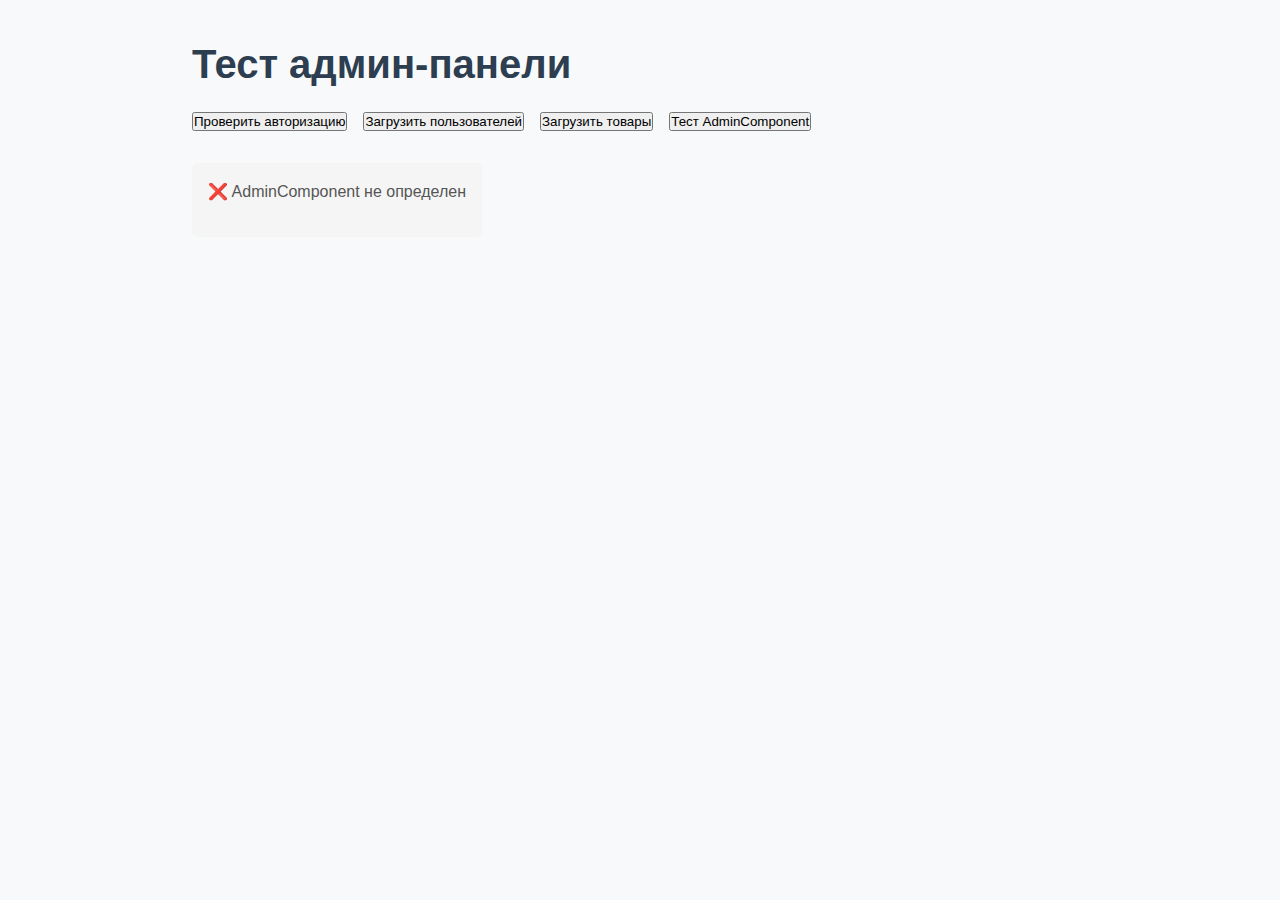
<file: src/main/resources/static/test-admin.html>
<!DOCTYPE html>
<html lang="ru">
<head>
    <meta charset="UTF-8">
    <title>Test Admin Panel</title>
    <link rel="stylesheet" href="css/style.css">
    <link rel="stylesheet" href="css/components/admin.css">
    <style>
        .test-page {
            padding: 2rem;
            max-width: 960px;
            margin: 0 auto;
        }
        .test-buttons { display: flex; gap: 1rem; margin-bottom: 2rem; flex-wrap: wrap; }
        .test-result { background: #f5f5f5; padding: 1rem; margin-top: 1rem; border-radius: 5px; }
    </style>
</head>
<body>
<div class="test-page">
<h1>Тест админ-панели</h1>

<div class="test-buttons">
    <button onclick="testAuth()">Проверить авторизацию</button>
    <button onclick="testLoadUsers()">Загрузить пользователей</button>
    <button onclick="testLoadProducts()">Загрузить товары</button>
    <button onclick="testAdminComponent()">Тест AdminComponent</button>
<div class="test-result" id="testResult"></div>
</div>

<script src="js/components/admin.service.js"></script>
<script>
    async function testAuth() {
        const result = document.getElementById('testResult');

        // Симулируем авторизацию админа
        localStorage.setItem('user', JSON.stringify({
            username: 'admin',
            role: 'ROLE_ADMIN'
        }));

        result.innerHTML = '<p>✅ Авторизация админа установлена</p>';
    }

    async function testLoadUsers() {
        const result = document.getElementById('testResult');
        result.innerHTML = '<p>⏳ Загружаю пользователей...</p>';

        try {
            const users = await AdminService.getUsers();
            result.innerHTML = `
                    <p>✅ Загружено ${users.length} пользователей:</p>
                    <ul>
                        ${users.map(user => `<li>${user.username} (${user.role})</li>`).join('')}
                    </ul>
                `;
        } catch (error) {
            result.innerHTML = `<p>❌ Ошибка: ${error.message}</p>`;
        }
    }

    async function testLoadProducts() {
        const result = document.getElementById('testResult');
        result.innerHTML = '<p>⏳ Загружаю товары...</p>';

        try {
            const products = await AdminService.getProducts();
            result.innerHTML = `
                    <p>✅ Загружено ${products.length} товаров:</p>
                    <ul>
                        ${products.map(product => `<li>${product.name} - ${AdminService.formatPrice(product.price)}</li>`).join('')}
                    </ul>
                `;
        } catch (error) {
            result.innerHTML = `<p>❌ Ошибка: ${error.message}</p>`;
        }
    }

    function testAdminComponent() {
        const result = document.getElementById('testResult');

        if (typeof AdminComponent === 'undefined') {
            result.innerHTML = '<p>❌ AdminComponent не определен</p>';
            return;
        }

        if (typeof AdminService === 'undefined') {
            result.innerHTML = '<p>❌ AdminService не определен</p>';
            return;
        }

        result.innerHTML = `
                <p>✅ Все компоненты загружены:</p>
                <ul>
                    <li>AdminComponent: ${typeof AdminComponent}</li>
                    <li>AdminService: ${typeof AdminService}</li>
                    <li>formatPrice: ${typeof AdminService.formatPrice}</li>
                </ul>
            `;
    }

    // Автоматически тестируем при загрузке
    document.addEventListener('DOMContentLoaded', () => {
        testAdminComponent();
    });
</script>
</body>
</html>
</file>
<file: src/main/resources/static/css/style.css>
/* static/css/style.css - ОСНОВНОЙ ФАЙЛ */

/* Импорт компонентов */
@import url('components/header.css');
@import url('components/hero.css');
@import url('components/features.css');
@import url('components/categories.css');
@import url('components/products.css');
@import url('components/cart.css');
@import url('components/footer.css');
@import url('components/auth.css');

/* Базовые стили */
* {
    margin: 0;
    padding: 0;
    box-sizing: border-box;
}

body {
    font-family: 'Segoe UI', Tahoma, Geneva, Verdana, sans-serif;
    line-height: 1.6;
    color: #333;
    background-color: #f8f9fa;
    min-height: 100vh;
    display: flex;
    flex-direction: column;
}

/* Основной контент */
main {
    flex: 1;
}

/* Утилиты */
.container {
    width: 100%;
    max-width: 1200px;
    margin: 0 auto;
    padding: 0 20px;
}

.section-title {
    text-align: center;
    font-size: 2.2rem;
    margin-bottom: 3rem;
    color: #2c3e50;
    position: relative;
    padding-bottom: 15px;
}

.section-title::after {
    content: '';
    position: absolute;
    bottom: 0;
    left: 50%;
    transform: translateX(-50%);
    width: 80px;
    height: 3px;
    background: linear-gradient(135deg, #667eea 0%, #764ba2 100%);
}

/* Кнопки */
.btn {
    display: inline-block;
    padding: 12px 24px;
    border-radius: 5px;
    font-weight: 600;
    text-decoration: none;
    cursor: pointer;
    transition: all 0.3s ease;
    border: none;
    font-size: 1rem;
    text-align: center;
}

.btn-primary {
    background: linear-gradient(135deg, #667eea 0%, #764ba2 100%);
    color: white;
    border: none;
}

.btn-primary:hover {
    transform: translateY(-2px);
    box-shadow: 0 5px 15px rgba(102, 126, 234, 0.4);
}

.btn-outline {
    background: transparent;
    color: #667eea;
    border: 2px solid #667eea;
}

.btn-outline:hover {
    background: #667eea;
    color: white;
}

.btn-secondary {
    background: #6c757d;
    color: white;
}

.btn-secondary:hover {
    background: #5a6268;
    transform: translateY(-2px);
}

/* CTA кнопка */
.cta-button {
    background: linear-gradient(135deg, #ff6b6b 0%, #ff5252 100%);
    color: white;
    padding: 15px 30px;
    border-radius: 50px;
    font-size: 1.1rem;
    font-weight: bold;
    text-transform: uppercase;
    letter-spacing: 1px;
    box-shadow: 0 4px 15px rgba(255, 107, 107, 0.4);
}

.cta-button:hover {
    transform: translateY(-3px);
    box-shadow: 0 6px 20px rgba(255, 107, 107, 0.5);
}

/* Карточки */
.card {
    background: white;
    border-radius: 10px;
    overflow: hidden;
    box-shadow: 0 5px 15px rgba(0,0,0,0.1);
    transition: transform 0.3s, box-shadow 0.3s;
}

.card:hover {
    transform: translateY(-5px);
    box-shadow: 0 8px 25px rgba(0,0,0,0.15);
}

/* Формы */
.form-group {
    margin-bottom: 1.5rem;
}

.form-label {
    display: block;
    margin-bottom: 0.5rem;
    font-weight: 500;
    color: #333;
}

.form-input {
    width: 100%;
    padding: 12px 15px;
    border: 2px solid #e1e5e9;
    border-radius: 5px;
    font-size: 1rem;
    transition: border-color 0.3s;
}

.form-input:focus {
    outline: none;
    border-color: #667eea;
    box-shadow: 0 0 0 3px rgba(102, 126, 234, 0.1);
}

/* Уведомления */
.notification {
    position: fixed;
    top: 20px;
    right: 20px;
    padding: 15px 20px;
    background: #4CAF50;
    color: white;
    border-radius: 5px;
    box-shadow: 0 4px 12px rgba(0,0,0,0.15);
    z-index: 10000;
    animation: slideIn 0.3s ease-out;
    max-width: 300px;
}

.notification.error {
    background: #f44336;
}

.notification.warning {
    background: #ff9800;
}

.notification.info {
    background: #2196F3;
}

@keyframes slideIn {
    from {
        transform: translateX(100%);
        opacity: 0;
    }
    to {
        transform: translateX(0);
        opacity: 1;
    }
}

@keyframes slideOut {
    from {
        transform: translateX(0);
        opacity: 1;
    }
    to {
        transform: translateX(100%);
        opacity: 0;
    }
}

/* Сообщения */
.empty-message {
    text-align: center;
    padding: 3rem;
    color: #666;
    font-size: 1.1rem;
    grid-column: 1 / -1;
}

.error-message {
    color: #f44336;
    font-size: 0.9rem;
    margin-top: 0.25rem;
    display: none;
}

.error-message.show {
    display: block;
}

/* Заголовки */
h1 {
    font-size: 2.5rem;
    margin-bottom: 1rem;
    color: #2c3e50;
}

h2 {
    font-size: 2rem;
    margin-bottom: 1rem;
    color: #2c3e50;
}

h3 {
    font-size: 1.5rem;
    margin-bottom: 0.75rem;
    color: #2c3e50;
}

h4 {
    font-size: 1.25rem;
    margin-bottom: 0.5rem;
    color: #2c3e50;
}

/* Текст */
p {
    margin-bottom: 1rem;
    color: #555;
}

/* Адаптивность */
@media (max-width: 768px) {
    .container {
        padding: 0 15px;
    }
    
    .section-title {
        font-size: 1.8rem;
        margin-bottom: 2rem;
    }
    
    h1 {
        font-size: 2rem;
    }
    
    h2 {
        font-size: 1.7rem;
    }
    
    h3 {
        font-size: 1.3rem;
    }
    
    .btn {
        padding: 10px 20px;
        font-size: 0.95rem;
    }
    
    .cta-button {
        padding: 12px 25px;
        font-size: 1rem;
    }
}

@media (max-width: 480px) {
    .section-title {
        font-size: 1.5rem;
    }
    
    h1 {
        font-size: 1.7rem;
    }
    
    h2 {
        font-size: 1.4rem;
    }
    
    .container {
        padding: 0 10px;
    }
}
</file>
<file: src/main/resources/static/css/components/cart.css>
/* css/components/cart.css */

.cart-section {
    padding: 4rem 0;
    background: #f8f9fa;
    min-height: 60vh;
}

.cart-container {
    display: grid;
    grid-template-columns: 2fr 1fr;
    gap: 2rem;
    align-items: start;
}

.cart-items {
    background: white;
    border-radius: 10px;
    padding: 2rem;
    box-shadow: 0 5px 15px rgba(0,0,0,0.1);
}

.cart-summary {
    background: white;
    border-radius: 10px;
    padding: 2rem;
    box-shadow: 0 5px 15px rgba(0,0,0,0.1);
    position: sticky;
    top: 2rem;
}

.cart-item {
    display: grid;
    grid-template-columns: 100px 1fr auto auto auto;
    gap: 1rem;
    align-items: center;
    padding: 1.5rem 0;
    border-bottom: 1px solid #eee;
}

.cart-item:last-child {
    border-bottom: none;
}

.cart-item-image {
    width: 80px;
    height: 80px;
    background: #f8f9fa;
    border-radius: 8px;
    display: flex;
    align-items: center;
    justify-content: center;
    font-size: 1.5rem;
}

.cart-item-info h4 {
    margin-bottom: 0.5rem;
    color: #2c3e50;
}

.cart-item-model {
    color: #666;
    font-size: 0.9rem;
}

.cart-item-price {
    font-weight: bold;
    color: #27ae60;
    font-size: 1.1rem;
}

.quantity-controls {
    display: flex;
    align-items: center;
    gap: 0.5rem;
}

.quantity-btn {
    width: 35px;
    height: 35px;
    border: 1px solid #ddd;
    background: white;
    border-radius: 5px;
    cursor: pointer;
    display: flex;
    align-items: center;
    justify-content: center;
    transition: all 0.3s;
}

.quantity-btn:hover {
    background: #667eea;
    color: white;
    border-color: #667eea;
}

.quantity-input {
    width: 50px;
    text-align: center;
    border: 1px solid #ddd;
    border-radius: 5px;
    padding: 0.5rem;
}

.remove-btn {
    background: #ff6b6b;
    color: white;
    border: none;
    padding: 0.5rem 1rem;
    border-radius: 5px;
    cursor: pointer;
    transition: background 0.3s;
}

.remove-btn:hover {
    background: #ff5252;
}

.cart-summary h3 {
    margin-bottom: 1.5rem;
    color: #2c3e50;
}

.summary-row {
    display: flex;
    justify-content: space-between;
    margin-bottom: 1rem;
    padding-bottom: 0.5rem;
    border-bottom: 1px solid #eee;
}

.summary-total {
    font-size: 1.2rem;
    font-weight: bold;
    color: #2c3e50;
    border-bottom: none;
}

.checkout-btn {
    width: 100%;
    padding: 1rem;
    background: #27ae60;
    color: white;
    border: none;
    border-radius: 8px;
    font-size: 1.1rem;
    font-weight: bold;
    cursor: pointer;
    transition: background 0.3s;
    margin-top: 1rem;
}

.checkout-btn:hover {
    background: #219a52;
}

.checkout-btn:disabled {
    background: #ccc;
    cursor: not-allowed;
}

.empty-cart {
    text-align: center;
    padding: 3rem;
    color: #666;
}

.empty-cart-icon {
    font-size: 4rem;
    margin-bottom: 1rem;
    opacity: 0.5;
}

.continue-shopping {
    display: inline-block;
    margin-top: 1rem;
    color: #667eea;
    text-decoration: none;
}

/* Адаптивность корзины */
@media (max-width: 968px) {
    .cart-container {
        grid-template-columns: 1fr;
        gap: 1rem;
    }
    
    .cart-item {
        grid-template-columns: 80px 1fr;
        grid-template-rows: auto auto;
        gap: 0.5rem;
    }
    
    .cart-item-price,
    .quantity-controls,
    .remove-btn {
        grid-column: 2;
        justify-self: start;
    }
}

@media (max-width: 480px) {
    .cart-items {
        padding: 1rem;
    }
    
    .cart-item {
        grid-template-columns: 60px 1fr;
    }
    
    .cart-item-image {
        width: 60px;
        height: 60px;
        font-size: 1.2rem;
    }
}
</file>
<file: src/main/resources/static/css/components/categories.css>
/* css/components/categories.css */

.categories {
    padding: 4rem 0;
    background: #f8f9fa;
}

.categories-grid {
    display: grid;
    grid-template-columns: repeat(auto-fit, minmax(250px, 1fr));
    gap: 1.5rem;
}

.category-card {
    background: white;
    border-radius: 10px;
    overflow: hidden;
    box-shadow: 0 5px 15px rgba(0,0,0,0.1);
    transition: transform 0.3s;
    cursor: pointer;
}

.category-card:hover {
    transform: translateY(-5px);
}

.category-image {
    height: 200px;
    background: linear-gradient(135deg, #667eea, #764ba2);
    display: flex;
    align-items: center;
    justify-content: center;
    color: white;
    font-size: 3rem;
}

.category-info {
    padding: 1.5rem;
}

.category-info h3 {
    margin-bottom: 0.5rem;
    color: #2c3e50;
}

.category-info p {
    color: #666;
    font-size: 0.9rem;
}
</file>
<file: src/main/resources/static/css/components/admin.css>
/* Админ панель */
.admin-section {
    padding: 2rem 0;
    min-height: 70vh;
    background: #f5f7fa;
}

.admin-header {
    margin-bottom: 2rem;
    text-align: center;
}

.admin-stats {
    display: grid;
    grid-template-columns: repeat(auto-fit, minmax(200px, 1fr));
    gap: 1rem;
    margin-bottom: 2rem;
}

.admin-stat {
    background: white;
    border: 1px solid #e0e0e0;
}

.admin-stat .stat-icon {
    font-size: 2rem;
    background: #667eea;
    color: white;
    width: 60px;
    height: 60px;
    border-radius: 50%;
    display: flex;
    align-items: center;
    justify-content: center;
}

/* Табы админки */
.admin-tabs {
    display: flex;
    gap: 0.5rem;
    margin-bottom: 2rem;
    overflow-x: auto;
    padding-bottom: 0.5rem;
}

.admin-tab {
    padding: 0.75rem 1.5rem;
    background: white;
    border: 1px solid #ddd;
    border-radius: 5px;
    cursor: pointer;
    font-weight: 500;
    white-space: nowrap;
    transition: all 0.3s;
}

.admin-tab:hover {
    background: #f5f5f5;
}

.admin-tab.active {
    background: #667eea;
    color: white;
    border-color: #667eea;
}

/* Контент табов */
.admin-content {
    background: white;
    border-radius: 10px;
    padding: 2rem;
    box-shadow: 0 2px 10px rgba(0,0,0,0.1);
}

.admin-tab-content {
    display: none;
}

.admin-tab-content.active {
    display: block;
    animation: fadeIn 0.3s ease-out;
}

.admin-toolbar {
    display: flex;
    justify-content: space-between;
    align-items: center;
    margin-bottom: 1.5rem;
    flex-wrap: wrap;
    gap: 1rem;
}

.admin-toolbar h2 {
    margin: 0;
    color: #2c3e50;
}

.filter-select, .search-input {
    padding: 0.5rem 1rem;
    border: 1px solid #ddd;
    border-radius: 5px;
    font-size: 1rem;
}

/* Таблицы админки */
.admin-table {
    overflow-x: auto;
}

.table-responsive {
    width: 100%;
    border-collapse: collapse;
}

.table-responsive th {
    background: #f8f9fa;
    padding: 1rem;
    text-align: left;
    font-weight: 600;
    color: #2c3e50;
    border-bottom: 2px solid #dee2e6;
}

.table-responsive td {
    padding: 1rem;
    border-bottom: 1px solid #eee;
    vertical-align: middle;
}

.table-responsive tr:hover {
    background: #f8f9fa;
}

/* Действия в таблицах */
.action-buttons {
    display: flex;
    gap: 0.5rem;
}

.btn-sm {
    padding: 0.25rem 0.5rem;
    font-size: 0.85rem;
}

.btn-edit {
    background: #4CAF50;
    color: white;
}

.btn-delete {
    background: #f44336;
    color: white;
}

.btn-view {
    background: #2196F3;
    color: white;
}

/* Карточки аналитики */
.analytics-grid {
    display: grid;
    grid-template-columns: 2fr 1fr;
    gap: 2rem;
}

.analytics-card {
    background: #f8f9fa;
    border-radius: 10px;
    padding: 1.5rem;
    margin-bottom: 1rem;
}

.analytics-card h3 {
    margin-top: 0;
    margin-bottom: 1rem;
    color: #2c3e50;
}

.chart-placeholder {
    height: 200px;
    background: white;
    border-radius: 5px;
    display: flex;
    align-items: center;
    justify-content: center;
    color: #666;
    border: 1px dashed #ddd;
}

/* Модальные окна */
.modal {
    display: none;
    position: fixed;
    top: 0;
    left: 0;
    width: 100%;
    height: 100%;
    background: rgba(0,0,0,0.5);
    z-index: 1000;
    align-items: center;
    justify-content: center;
}

.modal.active {
    display: flex;
}

.modal-content {
    background: white;
    border-radius: 10px;
    padding: 2rem;
    max-width: 500px;
    width: 90%;
    max-height: 90vh;
    overflow-y: auto;
}

.modal-header {
    display: flex;
    justify-content: space-between;
    align-items: center;
    margin-bottom: 1.5rem;
}

.modal-close {
    background: none;
    border: none;
    font-size: 1.5rem;
    cursor: pointer;
    color: #666;
}

/* Формы админки */
.admin-form .form-group {
    margin-bottom: 1.5rem;
}

.admin-form label {
    display: block;
    margin-bottom: 0.5rem;
    font-weight: 500;
    color: #333;
}

.admin-form input,
.admin-form select,
.admin-form textarea {
    width: 100%;
    padding: 0.75rem;
    border: 1px solid #ddd;
    border-radius: 5px;
    font-size: 1rem;
}

.admin-form textarea {
    min-height: 100px;
    resize: vertical;
}

/* Адаптивность */
@media (max-width: 1024px) {
    .analytics-grid {
        grid-template-columns: 1fr;
    }
}

@media (max-width: 768px) {
    .admin-toolbar {
        flex-direction: column;
        align-items: stretch;
    }

    .admin-toolbar h2 {
        text-align: center;
    }

    .action-buttons {
        flex-wrap: wrap;
    }

    .table-responsive {
        font-size: 0.9rem;
    }

    .table-responsive th,
    .table-responsive td {
        padding: 0.5rem;
    }
}

/* Уведомления для админа */
.admin-notification {
    position: fixed;
    top: 20px;
    right: 20px;
    padding: 1rem 1.5rem;
    border-radius: 8px;
    color: white;
    z-index: 1001;
    animation: slideInRight 0.3s ease-out;
}

.notification-success {
    background: #4CAF50;
}

.notification-error {
    background: #f44336;
}

.notification-warning {
    background: #ff9800;
}

@keyframes slideInRight {
    from {
        transform: translateX(100%);
        opacity: 0;
    }
    to {
        transform: translateX(0);
        opacity: 1;
    }
}
</file>
